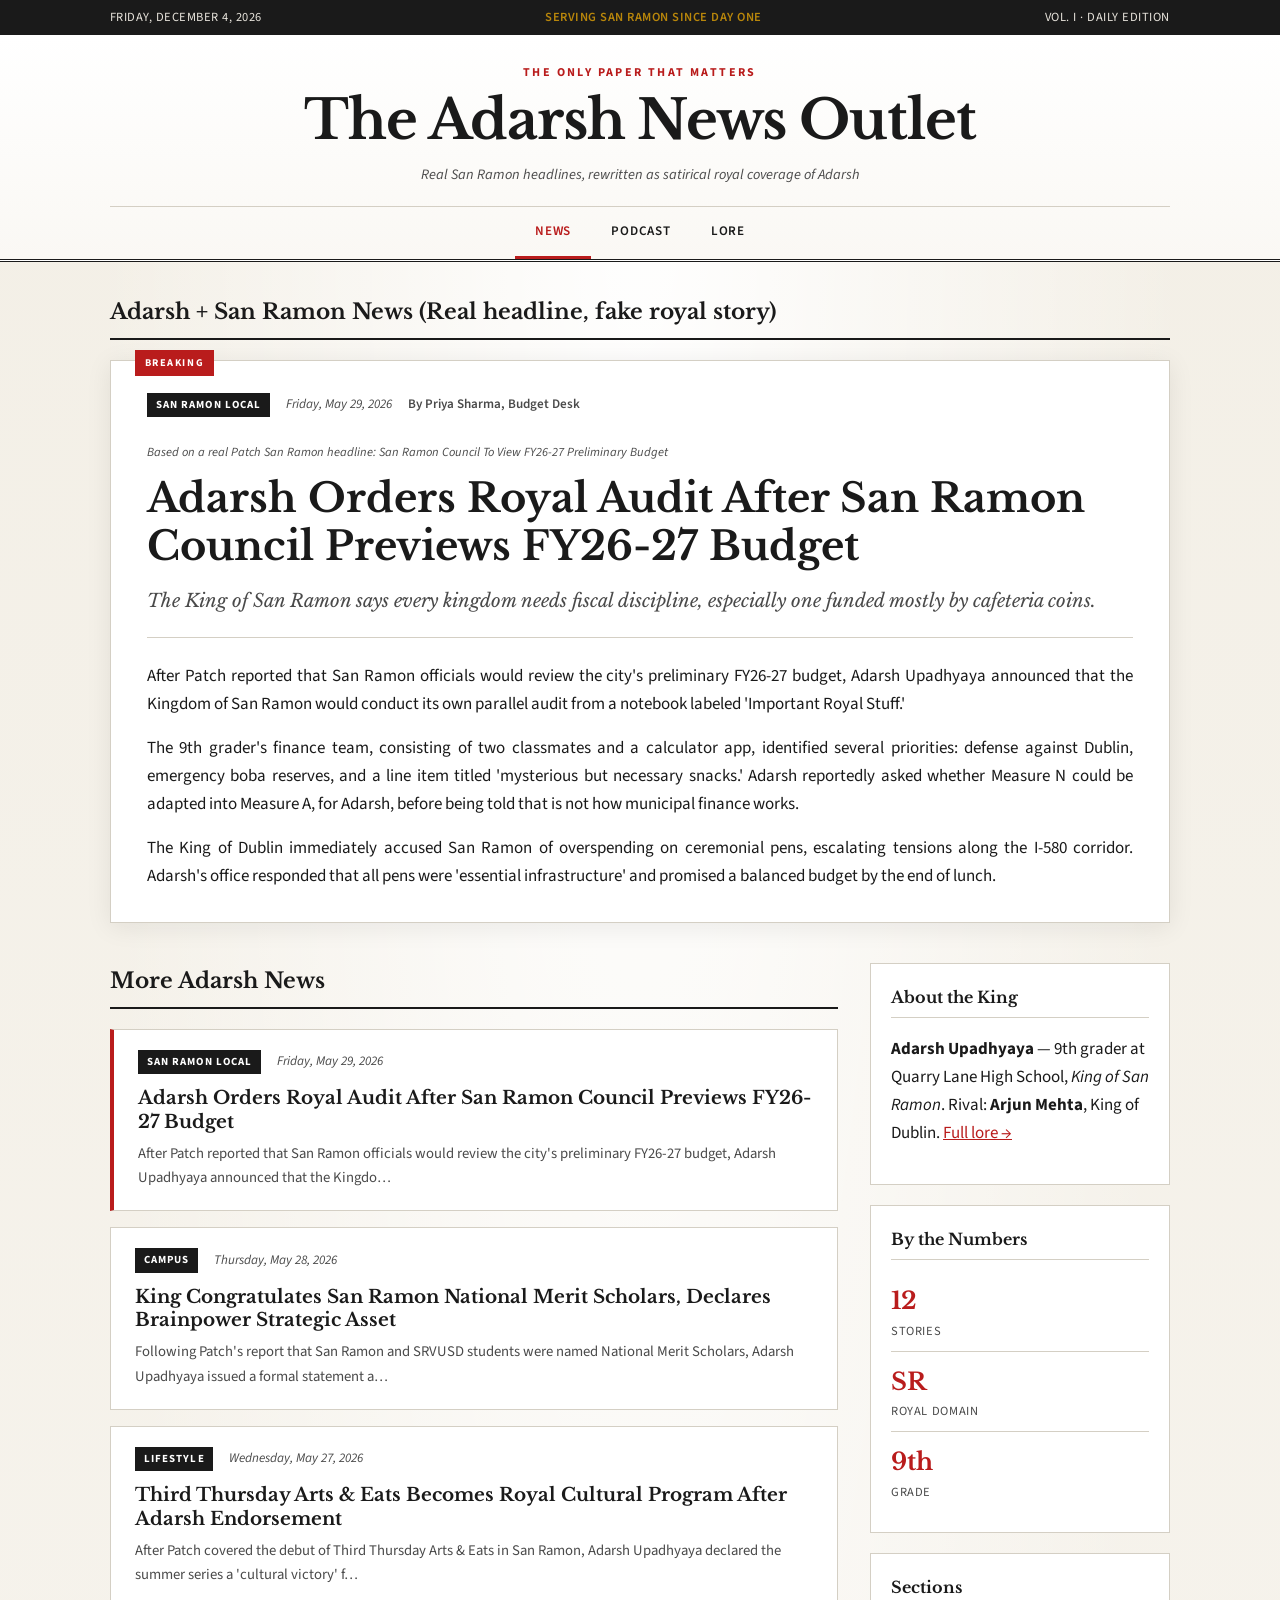
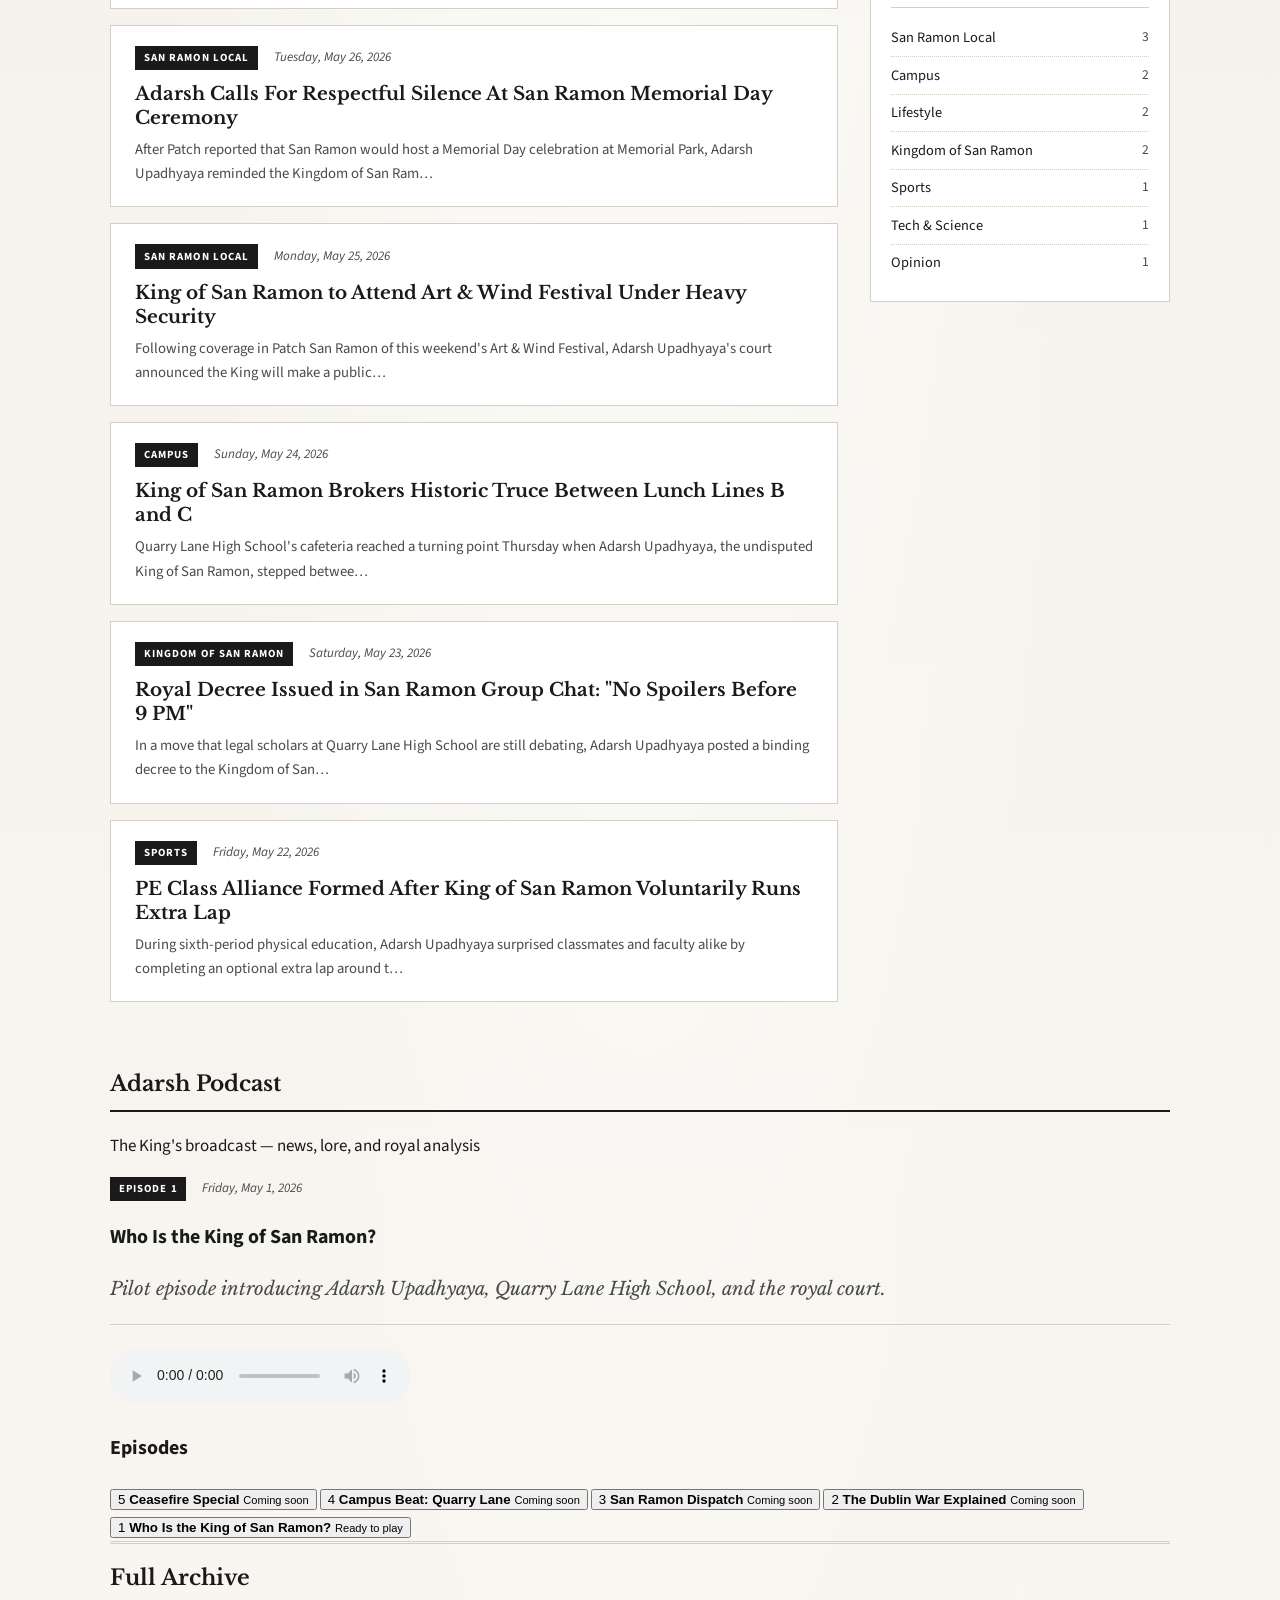
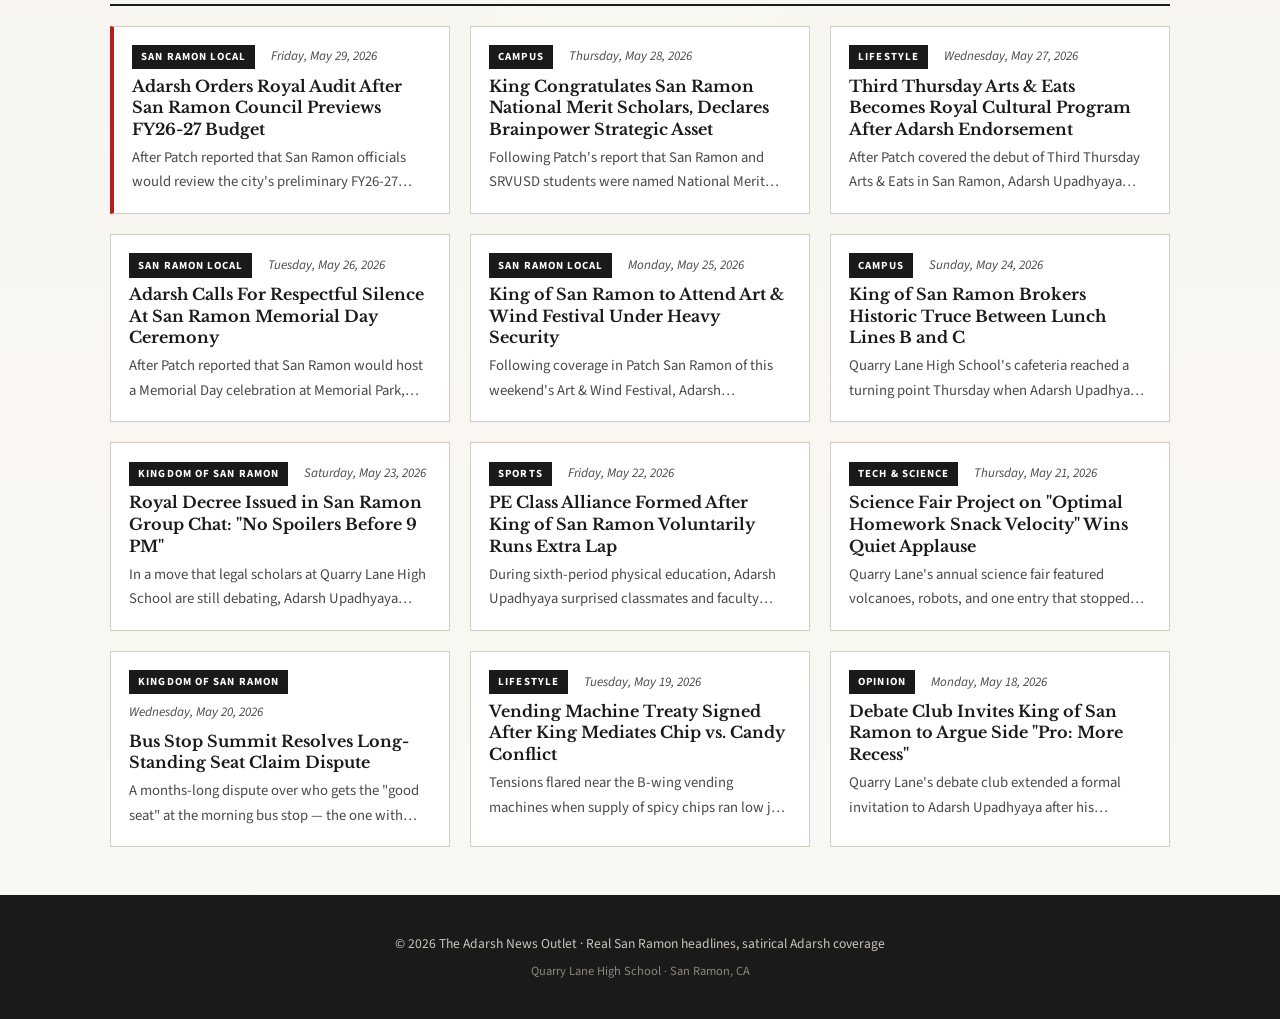
<file: index.html>
<!DOCTYPE html>
<html lang="en">
<head>
  <meta charset="UTF-8">
  <meta name="viewport" content="width=device-width, initial-scale=1.0">
  <title>The Adarsh News Outlet — The King of San Ramon</title>
  <meta name="description" content="San Ramon local news plus satirical coverage of Adarsh Upadhyaya, King of San Ramon.">
  <link rel="preconnect" href="https://fonts.googleapis.com">
  <link rel="preconnect" href="https://fonts.gstatic.com" crossorigin>
  <link href="https://fonts.googleapis.com/css2?family=Libre+Baskerville:ital,wght@0,400;0,700;1,400&family=Source+Sans+3:wght@400;600;700&display=swap" rel="stylesheet">
  <link rel="stylesheet" href="css/style.css">
  <link rel="icon" href="data:image/svg+xml,<svg xmlns='http://www.w3.org/2000/svg' viewBox='0 0 100 100'><text y='.9em' font-size='90'>👑</text></svg>">
</head>
<body data-page="home">
  <div class="top-bar">
    <div class="container top-bar-inner">
      <span class="date-display" id="today-date"></span>
      <span class="tagline">Serving San Ramon Since Day One</span>
      <span class="edition">Vol. I · Daily Edition</span>
    </div>
  </div>

  <header class="site-header">
    <div class="container">
      <div class="masthead">
        <p class="masthead-kicker">The Only Paper That Matters</p>
        <h1 class="site-title">The Adarsh News Outlet</h1>
        <p class="site-subtitle">Real San Ramon headlines, rewritten as satirical royal coverage of Adarsh</p>
      </div>
      <nav class="main-nav" aria-label="Main navigation">
        <a href="index.html" class="nav-link" data-nav="home">News</a>
        <a href="index.html#podcast" class="nav-link" data-nav="podcast">Podcast</a>
        <a href="lore.html" class="nav-link" data-nav="lore">Lore</a>
      </nav>
    </div>
  </header>

  <main class="container">
    <section id="featured" class="featured-section">
      <h2 class="section-title">Adarsh + San Ramon News <span class="section-sub">(Real headline, fake royal story)</span></h2>
      <article class="featured-article" id="featured-article">
        <div class="loading">Loading today's headline…</div>
      </article>
    </section>

    <div class="content-grid">
      <section id="latest" class="latest-section">
        <h2 class="section-title">More Adarsh News</h2>
        <div class="story-list" id="story-list"></div>
      </section>

      <aside class="sidebar">
        <div class="sidebar-box about-preview" id="about">
          <h3>About the King</h3>
          <p><strong>Adarsh Upadhyaya</strong> — 9th grader at Quarry Lane High School, <em>King of San Ramon</em>. Rival: <strong>Arjun Mehta</strong>, King of Dublin. <a href="lore.html">Full lore →</a></p>
        </div>
        <div class="sidebar-box stats-box">
          <h3>By the Numbers</h3>
          <ul class="stats-list">
            <li><span class="stat-num" id="story-count">—</span><span class="stat-label">Stories</span></li>
            <li><span class="stat-num">SR</span><span class="stat-label">Royal Domain</span></li>
            <li><span class="stat-num">9th</span><span class="stat-label">Grade</span></li>
          </ul>
        </div>
        <div class="sidebar-box categories-box">
          <h3>Sections</h3>
          <ul class="category-list" id="category-list"></ul>
        </div>
      </aside>
    </div>

    <section id="podcast" class="podcast-section">
      <h2 class="section-title">Adarsh Podcast</h2>
      <p class="section-note podcast-tagline" id="podcast-tagline">The King's broadcast, based on the same Adarsh news universe</p>
      <div class="podcast-layout">
        <div id="podcast-featured" class="podcast-featured">
          <div class="loading">Loading podcast…</div>
        </div>
        <div class="podcast-sidebar">
          <h3 class="podcast-list-heading">Episodes</h3>
          <div id="podcast-list" class="podcast-list"></div>
        </div>
      </div>
    </section>

    <section id="archive" class="archive-section">
      <h2 class="section-title">Full Archive</h2>
      <div class="archive-grid" id="archive-grid"></div>
    </section>
  </main>

  <footer class="site-footer">
    <div class="container footer-inner">
      <p>&copy; <span id="year"></span> The Adarsh News Outlet · Real San Ramon headlines, satirical Adarsh coverage</p>
      <p class="footer-note">Quarry Lane High School · San Ramon, CA</p>
    </div>
  </footer>

  <script src="js/site.js"></script>
  <script src="js/app.js"></script>
</body>
</html>
</file>
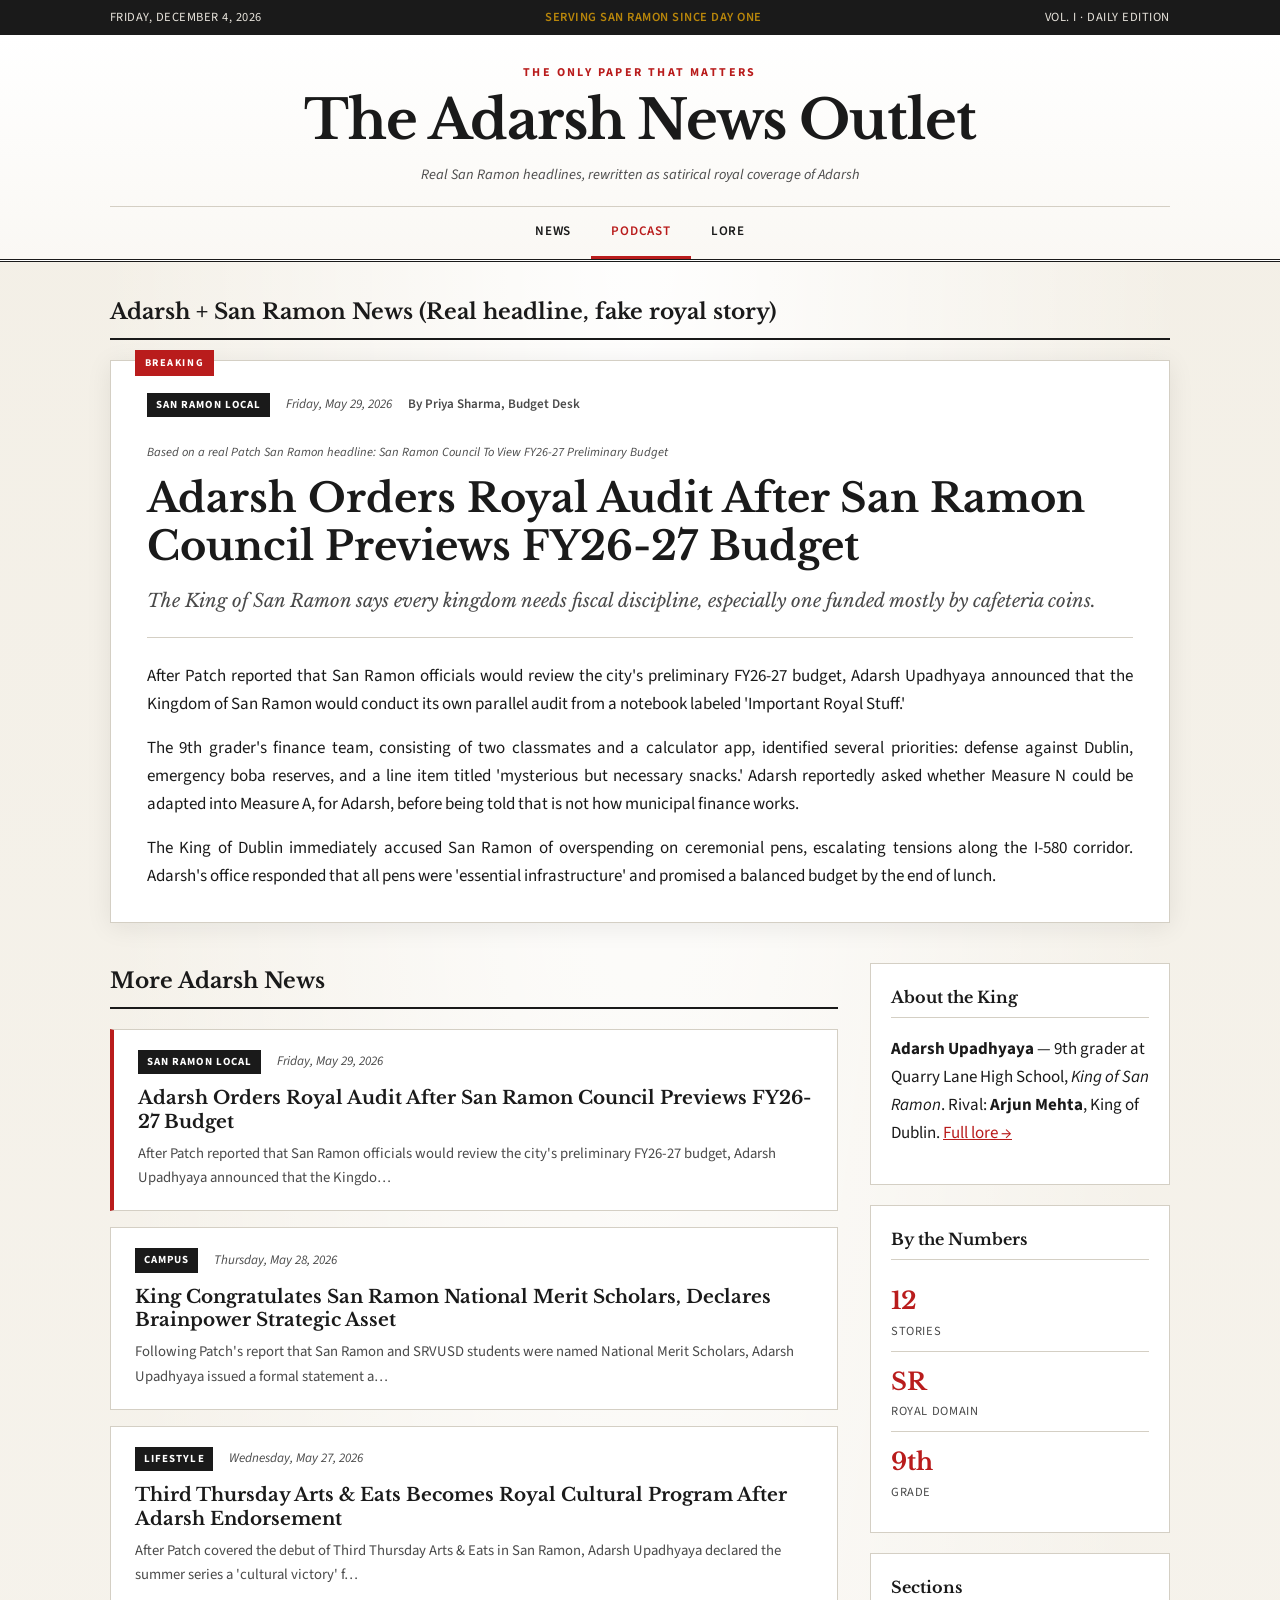
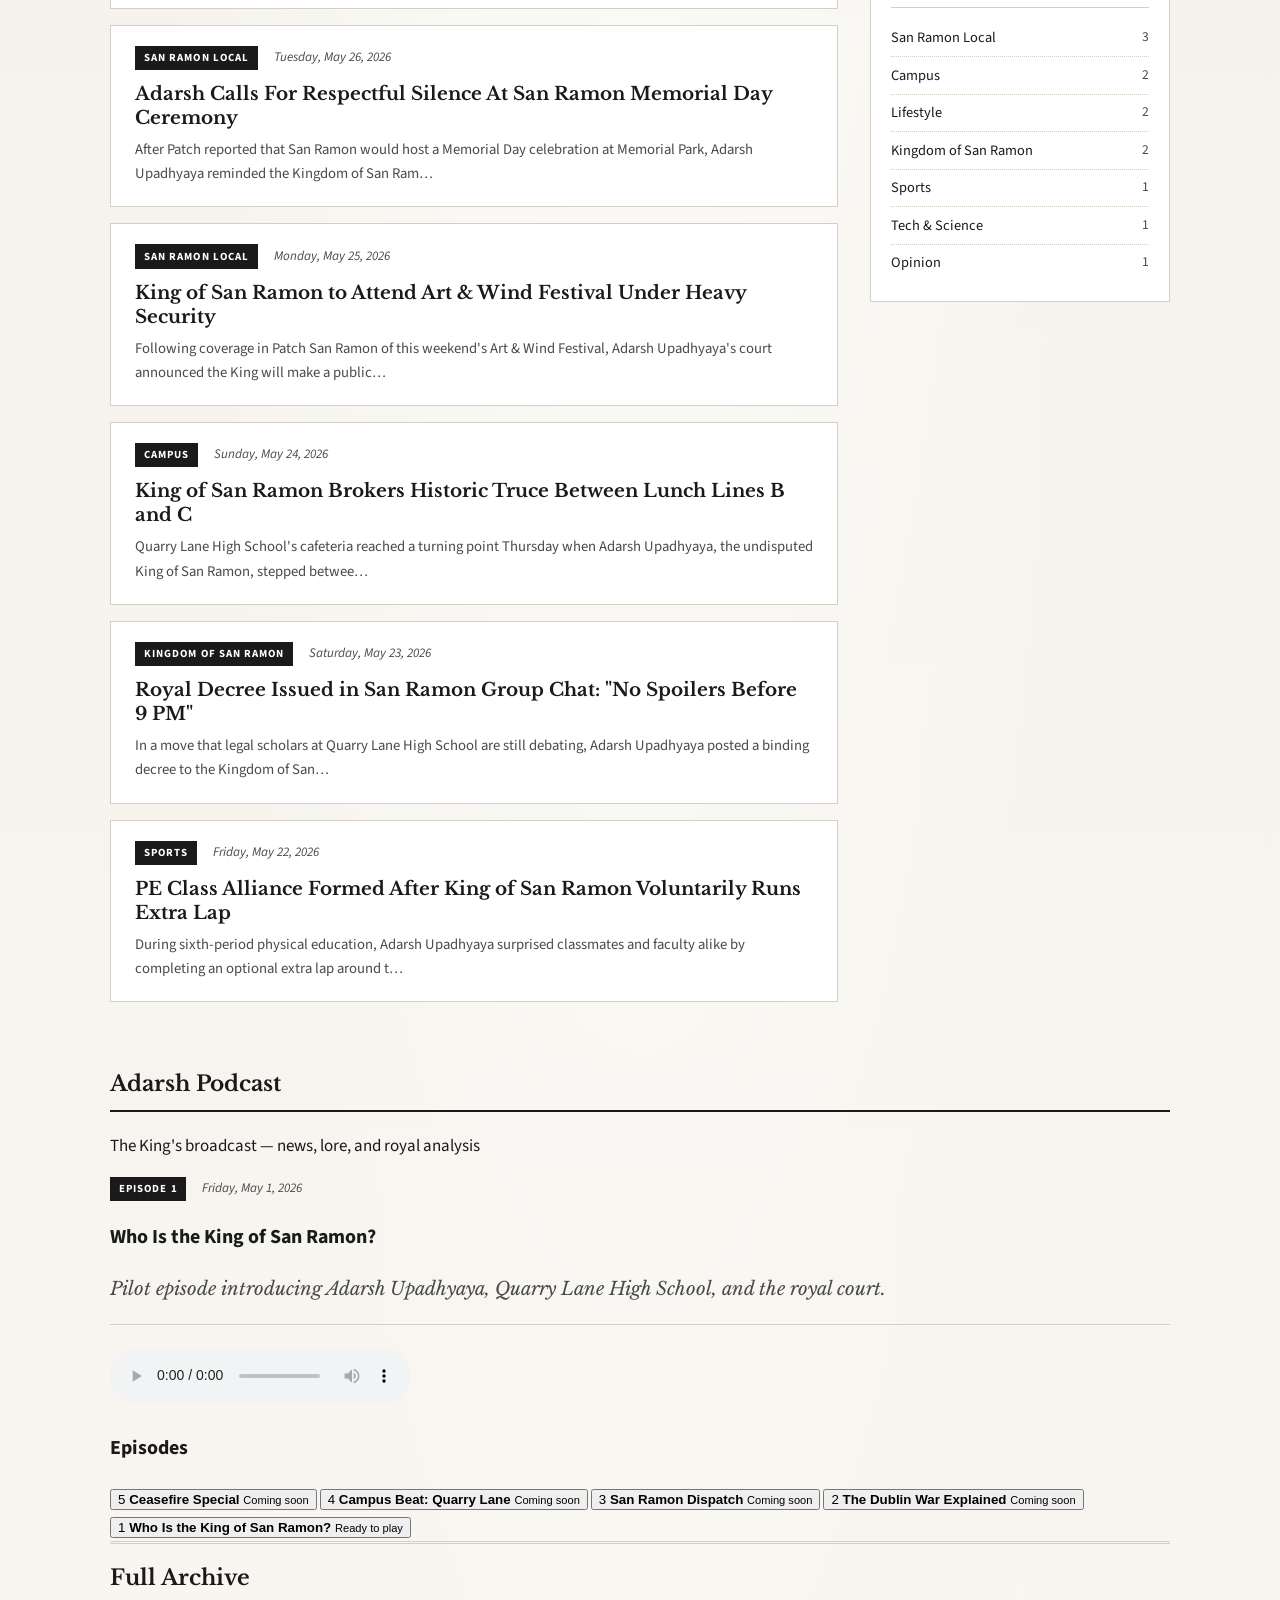
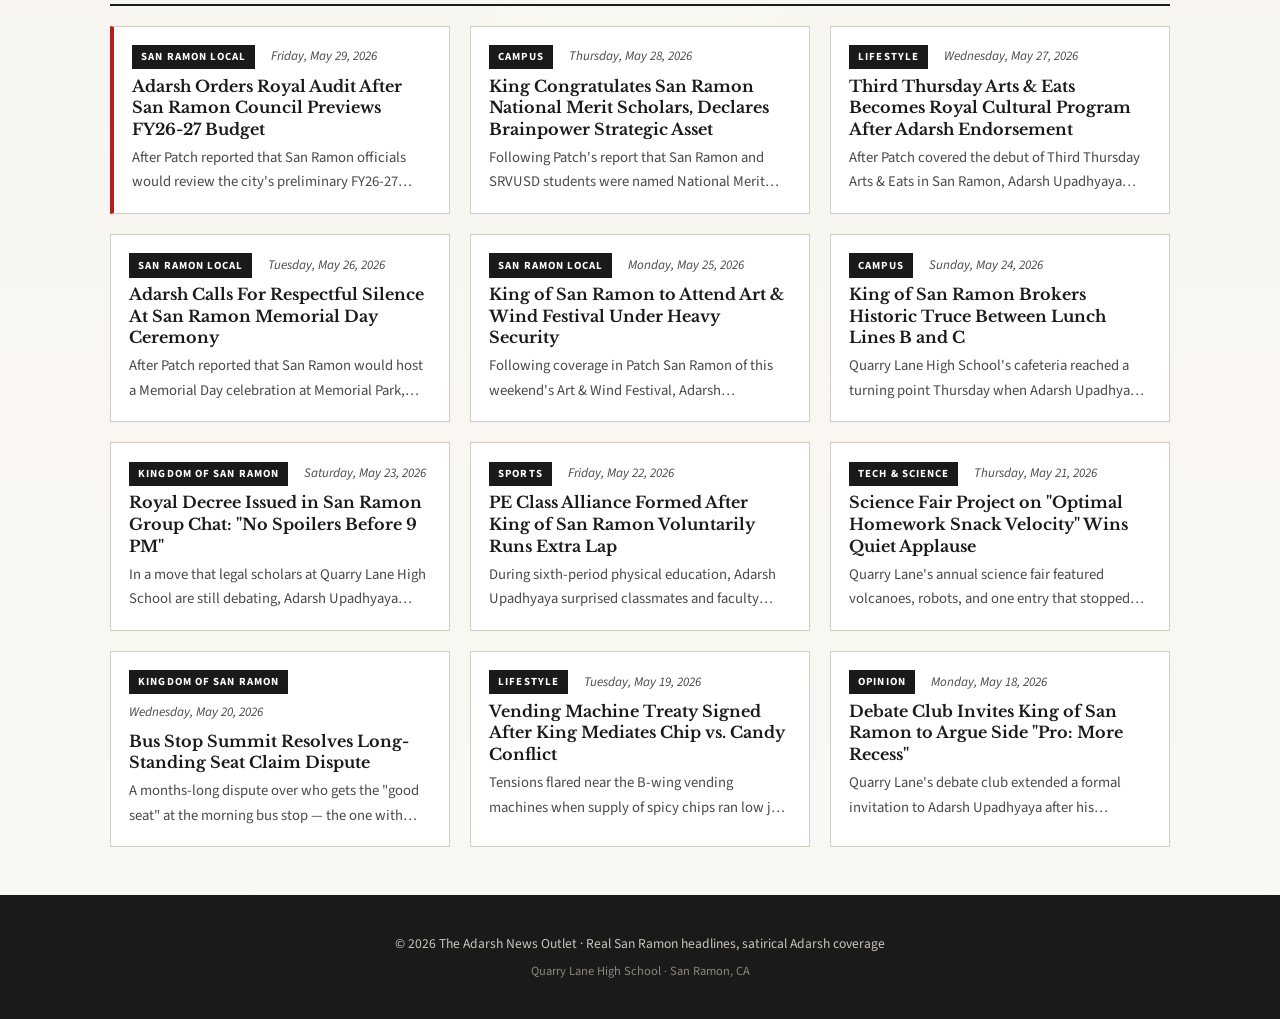
<file: adarsh.html>
<!DOCTYPE html>
<html lang="en">
<head>
  <meta charset="UTF-8">
  <meta http-equiv="refresh" content="0; url=index.html#podcast">
  <title>Redirecting…</title>
  <script>window.location.replace('index.html#podcast');</script>
</head>
<body>
  <p><a href="index.html#podcast">Go to Adarsh Podcast</a></p>
</body>
</html>
</file>
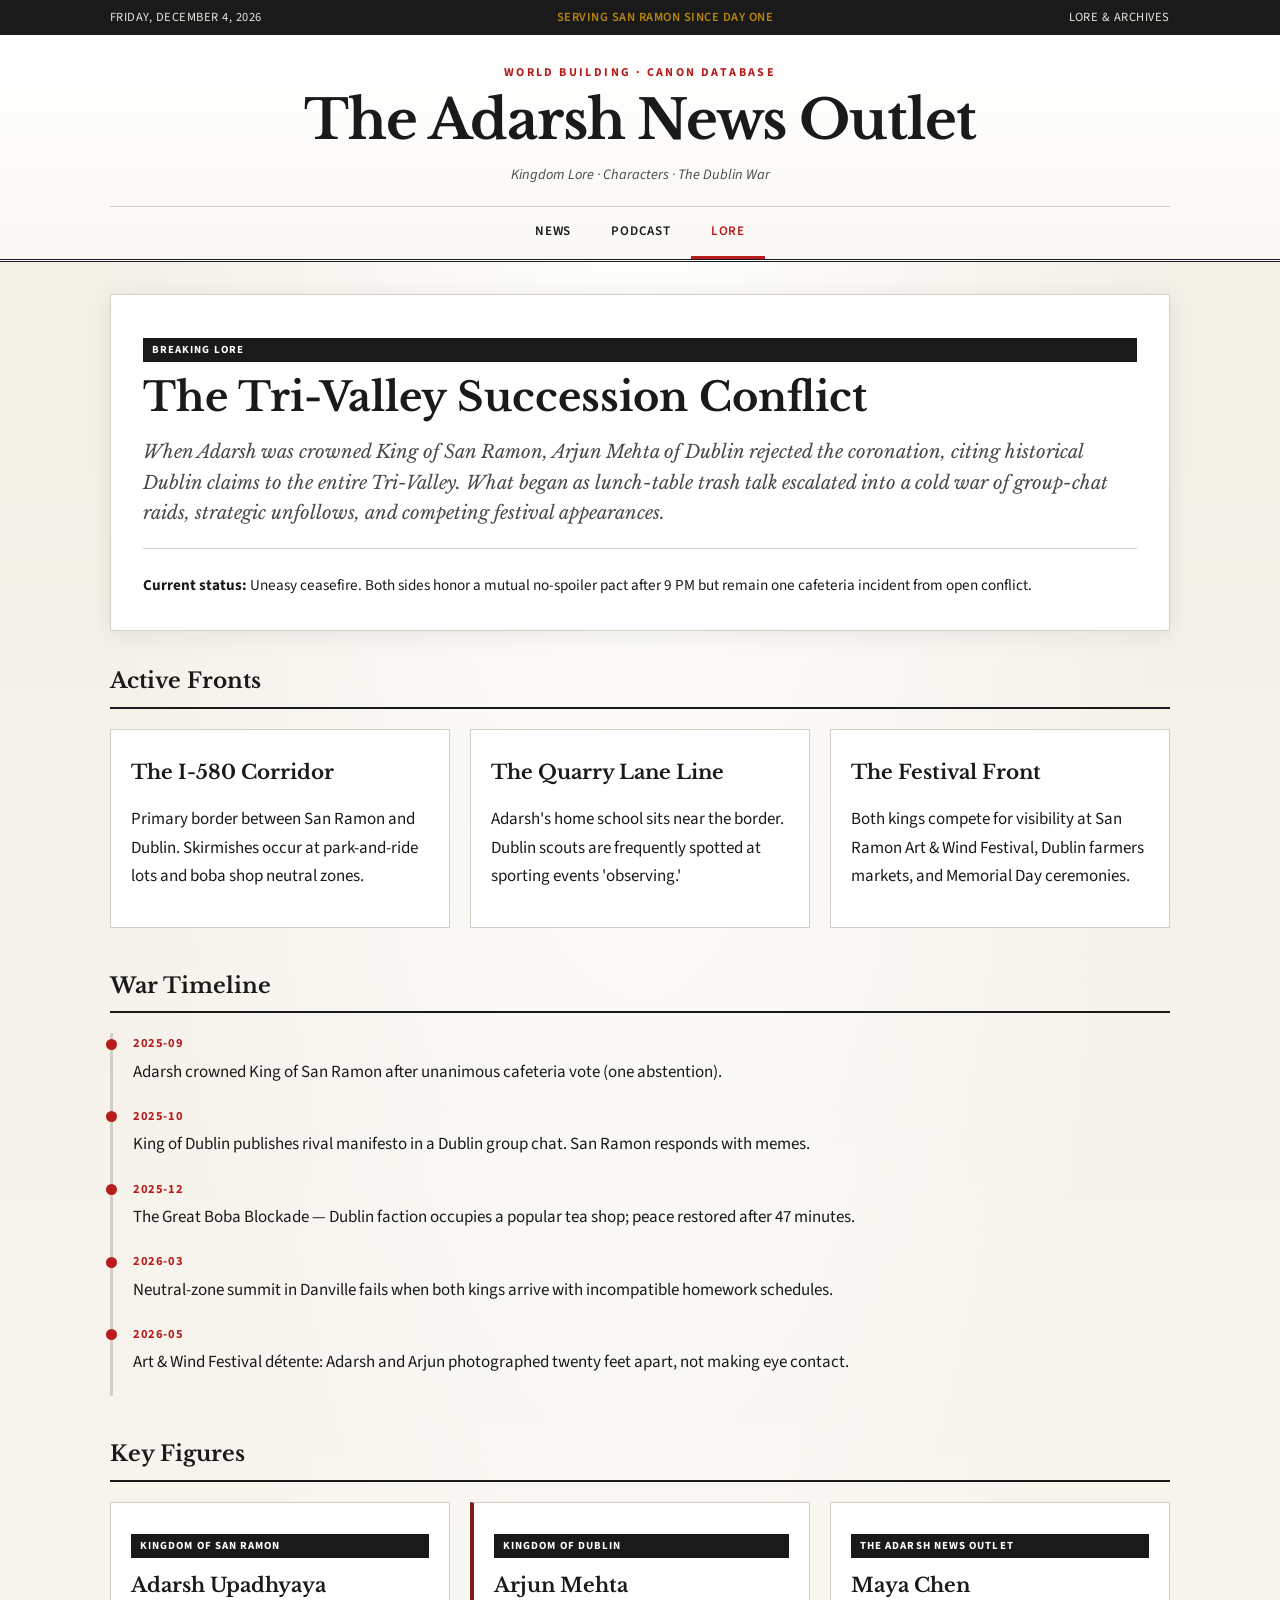
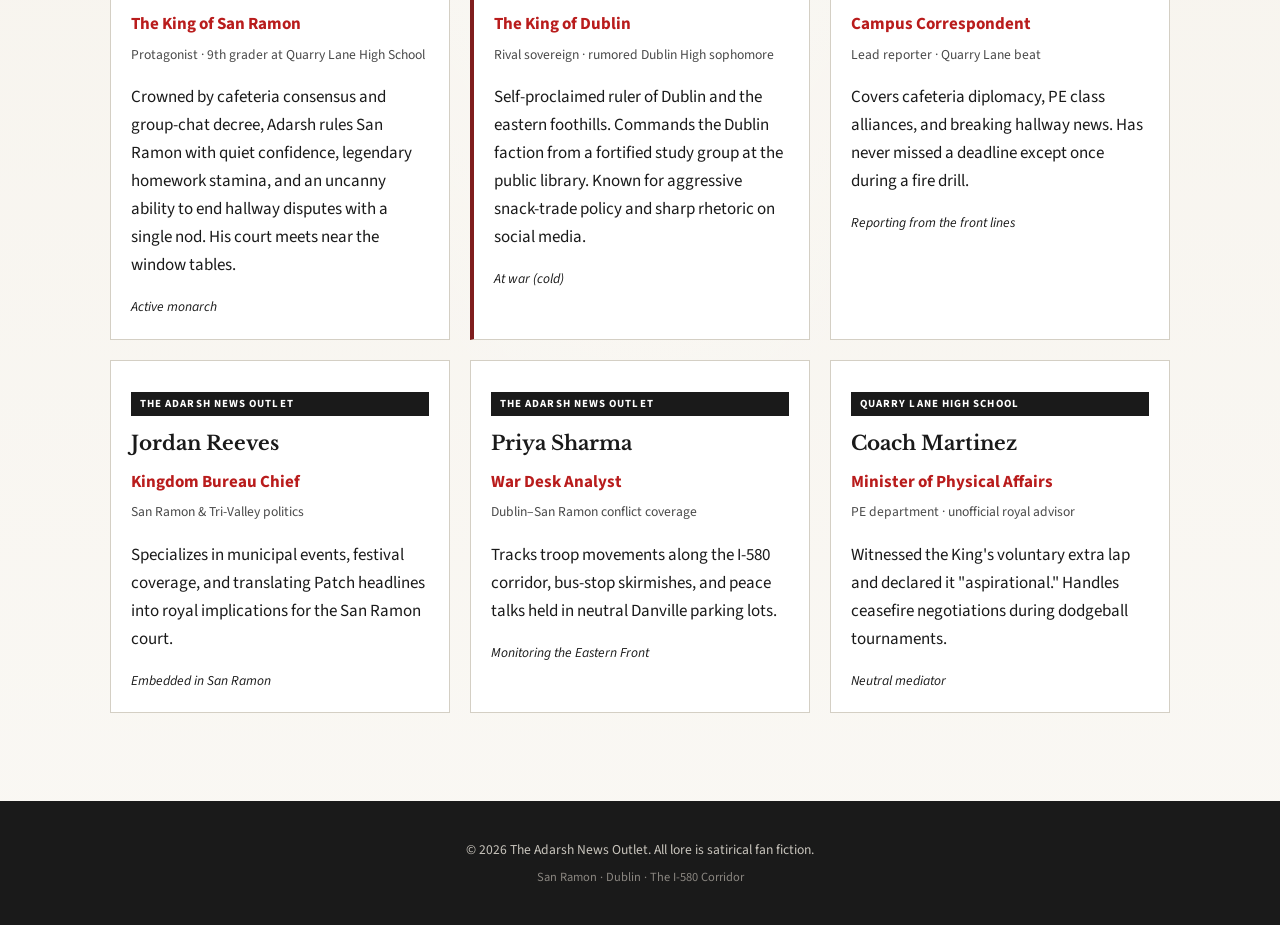
<file: lore.html>
<!DOCTYPE html>
<html lang="en">
<head>
  <meta charset="UTF-8">
  <meta name="viewport" content="width=device-width, initial-scale=1.0">
  <title>Lore — The Adarsh News Outlet</title>
  <meta name="description" content="The complete lore of the Kingdom of San Ramon, the King of Dublin, and the I-580 War.">
  <link rel="preconnect" href="https://fonts.googleapis.com">
  <link rel="preconnect" href="https://fonts.gstatic.com" crossorigin>
  <link href="https://fonts.googleapis.com/css2?family=Libre+Baskerville:ital,wght@0,400;0,700;1,400&family=Source+Sans+3:wght@400;600;700&display=swap" rel="stylesheet">
  <link rel="stylesheet" href="css/style.css">
  <link rel="icon" href="data:image/svg+xml,<svg xmlns='http://www.w3.org/2000/svg' viewBox='0 0 100 100'><text y='.9em' font-size='90'>👑</text></svg>">
</head>
<body data-page="lore">
  <div class="top-bar">
    <div class="container top-bar-inner">
      <span class="date-display" id="today-date"></span>
      <span class="tagline">Serving San Ramon Since Day One</span>
      <span class="edition">Lore &amp; Archives</span>
    </div>
  </div>

  <header class="site-header">
    <div class="container">
      <div class="masthead">
        <p class="masthead-kicker">World Building · Canon Database</p>
        <h1 class="site-title">The Adarsh News Outlet</h1>
        <p class="site-subtitle">Kingdom Lore · Characters · The Dublin War</p>
      </div>
      <nav class="main-nav" aria-label="Main navigation">
        <a href="index.html" class="nav-link" data-nav="home">News</a>
        <a href="index.html#podcast" class="nav-link" data-nav="podcast">Podcast</a>
        <a href="lore.html" class="nav-link" data-nav="lore">Lore</a>
      </nav>
    </div>
  </header>

  <main class="container lore-page">
    <section class="lore-hero" id="war">
      <p class="story-category">Breaking Lore</p>
      <h2 class="featured-headline" id="war-name">Loading conflict data…</h2>
      <p class="featured-dek" id="war-summary"></p>
      <p class="lore-status"><strong>Current status:</strong> <span id="war-status"></span></p>
    </section>

    <section class="lore-section">
      <h2 class="section-title">Active Fronts</h2>
      <div class="lore-grid" id="war-fronts"></div>
    </section>

    <section class="lore-section">
      <h2 class="section-title">War Timeline</h2>
      <ol class="timeline" id="war-timeline"></ol>
    </section>

    <section class="lore-section">
      <h2 class="section-title">Key Figures</h2>
      <div class="character-grid" id="characters"></div>
    </section>
  </main>

  <footer class="site-footer">
    <div class="container footer-inner">
      <p>&copy; <span id="year"></span> The Adarsh News Outlet. All lore is satirical fan fiction.</p>
      <p class="footer-note">San Ramon · Dublin · The I-580 Corridor</p>
    </div>
  </footer>

  <script src="js/site.js"></script>
  <script src="js/lore.js"></script>
</body>
</html>
</file>
<file: css/style.css>
/* The Adarsh News Outlet — newspaper styling */

:root {
  --ink: #1a1a1a;
  --ink-muted: #4a4a4a;
  --paper: #faf8f4;
  --paper-warm: #f3efe6;
  --accent: #b91c1c;
  --accent-dark: #7f1d1d;
  --gold: #b8860b;
  --border: #d4cfc4;
  --shadow: rgba(26, 26, 26, 0.08);
  --font-serif: "Libre Baskerville", Georgia, "Times New Roman", serif;
  --font-sans: "Source Sans 3", system-ui, sans-serif;
  --max-width: 1100px;
}

*,
*::before,
*::after {
  box-sizing: border-box;
}

html {
  scroll-behavior: smooth;
}

body {
  margin: 0;
  font-family: var(--font-sans);
  font-size: 17px;
  line-height: 1.65;
  color: var(--ink);
  background: var(--paper);
  background-image:
    radial-gradient(ellipse at top, #fff 0%, transparent 60%),
    linear-gradient(180deg, var(--paper-warm) 0%, var(--paper) 100%);
  min-height: 100vh;
}

.container {
  max-width: var(--max-width);
  margin: 0 auto;
  padding: 0 1.25rem;
}

.sr-only {
  position: absolute;
  width: 1px;
  height: 1px;
  padding: 0;
  margin: -1px;
  overflow: hidden;
  clip: rect(0, 0, 0, 0);
  white-space: nowrap;
  border: 0;
}

/* Top bar */
.top-bar {
  background: var(--ink);
  color: #e8e4dc;
  font-size: 0.78rem;
  letter-spacing: 0.04em;
  text-transform: uppercase;
}

.top-bar-inner {
  display: flex;
  justify-content: space-between;
  align-items: center;
  padding: 0.45rem 1.25rem;
  gap: 1rem;
  flex-wrap: wrap;
}

.tagline {
  color: var(--gold);
  font-weight: 600;
}

/* Header / masthead */
.site-header {
  border-bottom: 3px double var(--ink);
  padding: 1.75rem 0 0;
  margin-bottom: 2rem;
  background: linear-gradient(to bottom, #fff 0%, var(--paper) 100%);
}

.masthead {
  text-align: center;
  padding-bottom: 1.25rem;
  border-bottom: 1px solid var(--border);
}

.masthead-kicker {
  font-family: var(--font-sans);
  font-size: 0.75rem;
  letter-spacing: 0.2em;
  text-transform: uppercase;
  color: var(--accent);
  margin: 0 0 0.5rem;
  font-weight: 700;
}

.site-title {
  font-family: var(--font-serif);
  font-size: clamp(2rem, 6vw, 3.4rem);
  font-weight: 700;
  margin: 0;
  line-height: 1.1;
  letter-spacing: -0.02em;
}

.site-subtitle {
  font-family: var(--font-sans);
  font-size: 0.9rem;
  color: var(--ink-muted);
  margin: 0.75rem 0 0;
  font-style: italic;
}

.main-nav {
  display: flex;
  justify-content: center;
  gap: 0;
  flex-wrap: wrap;
  margin-top: 0;
}

.nav-link {
  font-family: var(--font-sans);
  font-size: 0.82rem;
  font-weight: 600;
  letter-spacing: 0.06em;
  text-transform: uppercase;
  color: var(--ink);
  text-decoration: none;
  padding: 0.85rem 1.25rem;
  border-bottom: 3px solid transparent;
  transition: color 0.15s, border-color 0.15s;
}

.nav-link:hover,
.nav-link.active {
  color: var(--accent);
  border-bottom-color: var(--accent);
}

/* Featured article */
.featured-section {
  margin-bottom: 2.5rem;
}

.featured-article {
  background: #fff;
  border: 1px solid var(--border);
  box-shadow: 0 4px 24px var(--shadow);
  padding: 2rem 2.25rem;
  position: relative;
}

.featured-article::before {
  content: "BREAKING";
  position: absolute;
  top: -0.65rem;
  left: 1.5rem;
  background: var(--accent);
  color: #fff;
  font-size: 0.65rem;
  font-weight: 700;
  letter-spacing: 0.15em;
  padding: 0.25rem 0.6rem;
}

.story-meta {
  display: flex;
  flex-wrap: wrap;
  gap: 0.5rem 1rem;
  align-items: center;
  margin-bottom: 0.75rem;
  font-size: 0.82rem;
  color: var(--ink-muted);
}

.story-category {
  background: var(--ink);
  color: #fff;
  font-size: 0.68rem;
  font-weight: 700;
  letter-spacing: 0.1em;
  text-transform: uppercase;
  padding: 0.2rem 0.55rem;
}

.story-date {
  font-style: italic;
}

.story-byline {
  font-weight: 600;
}

.featured-headline {
  font-family: var(--font-serif);
  font-size: clamp(1.6rem, 4vw, 2.5rem);
  font-weight: 700;
  line-height: 1.2;
  margin: 0 0 1rem;
}

.featured-dek {
  font-family: var(--font-serif);
  font-size: 1.15rem;
  font-style: italic;
  color: var(--ink-muted);
  margin: 0 0 1.5rem;
  padding-bottom: 1.25rem;
  border-bottom: 1px solid var(--border);
}

.story-body p {
  margin: 0 0 1rem;
  text-align: justify;
  hyphens: auto;
}

.story-body p:last-child {
  margin-bottom: 0;
}

.loading {
  text-align: center;
  color: var(--ink-muted);
  font-style: italic;
  padding: 2rem;
}

/* Content grid */
.content-grid {
  display: grid;
  grid-template-columns: 1fr 300px;
  gap: 2rem;
  margin-bottom: 3rem;
  align-items: start;
}

.section-title {
  font-family: var(--font-serif);
  font-size: 1.35rem;
  margin: 0 0 1.25rem;
  padding-bottom: 0.5rem;
  border-bottom: 2px solid var(--ink);
}

/* Story list */
.story-card {
  background: #fff;
  border: 1px solid var(--border);
  padding: 1.25rem 1.5rem;
  margin-bottom: 1rem;
  cursor: pointer;
  transition: box-shadow 0.15s, transform 0.15s;
}

.story-card:hover {
  box-shadow: 0 3px 16px var(--shadow);
  transform: translateY(-1px);
}

.story-card.active {
  border-left: 4px solid var(--accent);
}

.story-card-headline {
  font-family: var(--font-serif);
  font-size: 1.15rem;
  font-weight: 700;
  margin: 0.35rem 0 0.5rem;
  line-height: 1.3;
}

.story-card-excerpt {
  font-size: 0.92rem;
  color: var(--ink-muted);
  margin: 0;
  display: -webkit-box;
  -webkit-line-clamp: 2;
  -webkit-box-orient: vertical;
  overflow: hidden;
}

/* Sidebar */
.sidebar-box {
  background: #fff;
  border: 1px solid var(--border);
  padding: 1.25rem;
  margin-bottom: 1.25rem;
}

.sidebar-box h3 {
  font-family: var(--font-serif);
  font-size: 1rem;
  margin: 0 0 0.75rem;
  padding-bottom: 0.4rem;
  border-bottom: 1px solid var(--border);
}

.sidebar-note {
  font-size: 0.85rem;
  color: var(--ink-muted);
  font-style: italic;
  margin-bottom: 0 !important;
}

.stats-list {
  list-style: none;
  margin: 0;
  padding: 0;
}

.stats-list li {
  display: flex;
  flex-direction: column;
  padding: 0.6rem 0;
  border-bottom: 1px solid var(--border);
}

.stats-list li:last-child {
  border-bottom: none;
}

.stat-num {
  font-family: var(--font-serif);
  font-size: 1.5rem;
  font-weight: 700;
  color: var(--accent);
}

.stat-label {
  font-size: 0.78rem;
  text-transform: uppercase;
  letter-spacing: 0.05em;
  color: var(--ink-muted);
}

.category-list {
  list-style: none;
  margin: 0;
  padding: 0;
}

.category-list li {
  display: flex;
  justify-content: space-between;
  padding: 0.4rem 0;
  font-size: 0.9rem;
  border-bottom: 1px dotted var(--border);
}

.category-list li:last-child {
  border-bottom: none;
}

.category-count {
  color: var(--ink-muted);
  font-size: 0.85rem;
}

/* Archive */
.archive-section {
  padding-top: 1rem;
  border-top: 3px double var(--border);
  margin-bottom: 3rem;
}

.archive-grid {
  display: grid;
  grid-template-columns: repeat(auto-fill, minmax(280px, 1fr));
  gap: 1.25rem;
}

.archive-card {
  background: #fff;
  border: 1px solid var(--border);
  padding: 1.15rem;
  cursor: pointer;
  transition: box-shadow 0.15s;
}

.archive-card:hover {
  box-shadow: 0 3px 12px var(--shadow);
}

.archive-card h4 {
  font-family: var(--font-serif);
  font-size: 1rem;
  margin: 0.4rem 0 0.35rem;
  line-height: 1.35;
}

.archive-card .story-meta {
  margin-bottom: 0;
}

/* Footer */
.site-footer {
  background: var(--ink);
  color: #c8c4bc;
  padding: 2rem 0;
  font-size: 0.85rem;
  text-align: center;
}

.footer-inner p {
  margin: 0.35rem 0;
}

.footer-note {
  font-size: 0.78rem;
  color: #8a8680;
}

/* Responsive */
@media (max-width: 768px) {
  .content-grid {
    grid-template-columns: 1fr;
  }

  .sidebar {
    order: -1;
  }

  .featured-article {
    padding: 1.5rem;
  }

  .top-bar-inner {
    justify-content: center;
    text-align: center;
  }

  .edition {
    display: none;
  }
}

/* Patch badge & feed */
.patch-badge {
  display: inline-block;
  font-size: 0.78rem;
  color: var(--ink-muted);
  margin-bottom: 0.75rem;
  font-style: italic;
}

.patch-badge a {
  color: var(--accent);
}

.patch-feed {
  list-style: none;
  margin: 0.5rem 0 0;
  padding: 0;
}

.patch-feed li {
  padding: 0.45rem 0;
  border-bottom: 1px dotted var(--border);
  font-size: 0.88rem;
  line-height: 1.35;
}

.patch-feed li:last-child {
  border-bottom: none;
}

.patch-feed a {
  color: var(--ink);
  text-decoration: none;
}

.patch-feed a:hover {
  color: var(--accent);
}

.sidebar a {
  color: var(--accent);
}

/* Lore page */
.lore-page {
  padding-bottom: 3rem;
}

.lore-hero {
  background: #fff;
  border: 1px solid var(--border);
  padding: 2rem;
  margin-bottom: 2rem;
  box-shadow: 0 4px 24px var(--shadow);
}

.lore-status {
  margin: 1rem 0 0;
  font-size: 0.95rem;
}

.lore-section {
  margin-bottom: 2.5rem;
}

.lore-grid,
.character-grid {
  display: grid;
  grid-template-columns: repeat(auto-fill, minmax(260px, 1fr));
  gap: 1.25rem;
}

.lore-card,
.character-card {
  background: #fff;
  border: 1px solid var(--border);
  padding: 1.25rem;
}

.lore-card h3,
.character-card h3 {
  font-family: var(--font-serif);
  margin: 0.35rem 0 0.5rem;
}

.character-title {
  font-weight: 700;
  color: var(--accent);
  margin: 0 0 0.35rem;
}

.character-role {
  font-size: 0.85rem;
  color: var(--ink-muted);
  margin: 0 0 0.75rem;
}

.character-status {
  font-size: 0.85rem;
  margin: 0.75rem 0 0;
}

.character-card--rival {
  border-left: 4px solid var(--accent-dark);
}

.timeline {
  list-style: none;
  margin: 0;
  padding: 0;
  border-left: 3px solid var(--border);
}

.timeline-item {
  padding: 0 0 1.25rem 1.25rem;
  position: relative;
}

.timeline-item::before {
  content: "";
  position: absolute;
  left: -7px;
  top: 0.35rem;
  width: 11px;
  height: 11px;
  background: var(--accent);
  border-radius: 50%;
}

.timeline-date {
  display: block;
  font-size: 0.78rem;
  font-weight: 700;
  letter-spacing: 0.05em;
  text-transform: uppercase;
  color: var(--accent);
  margin-bottom: 0.25rem;
}

/* Content / video page */
.content-page {
  padding-bottom: 3rem;
}

.content-hero {
  margin-bottom: 2rem;
}

.featured-video-section {
  margin-bottom: 2.5rem;
}

.video-wrap {
  background: #000;
  border-radius: 2px;
  overflow: hidden;
  margin-bottom: 1rem;
}

.video-wrap video {
  width: 100%;
  display: block;
  max-height: 520px;
}

.video-feature {
  background: #fff;
  border: 1px solid var(--border);
  padding: 1.5rem;
  box-shadow: 0 4px 24px var(--shadow);
}

.video-placeholder {
  background: linear-gradient(135deg, #1a1a1a 0%, #3d3d3d 100%);
  aspect-ratio: 16 / 9;
  display: flex;
  align-items: center;
  justify-content: center;
  margin-bottom: 1rem;
}

.placeholder-label {
  color: #fff;
  font-family: var(--font-serif);
  font-size: 1.25rem;
  letter-spacing: 0.08em;
  text-transform: uppercase;
}

.video-meta {
  display: flex;
  gap: 1rem;
  flex-wrap: wrap;
  margin-bottom: 0.5rem;
}

.show-notes {
  font-size: 0.9rem;
  color: var(--ink-muted);
  font-style: italic;
  margin-top: 1rem;
}

.video-grid {
  display: grid;
  grid-template-columns: repeat(auto-fill, minmax(280px, 1fr));
  gap: 1.25rem;
}

.video-card {
  background: #fff;
  border: 1px solid var(--border);
  cursor: pointer;
  transition: box-shadow 0.15s, transform 0.15s;
  overflow: hidden;
}

.video-card:hover {
  box-shadow: 0 3px 16px var(--shadow);
  transform: translateY(-1px);
}

.video-card--active {
  border-color: var(--accent);
}

.video-thumb {
  aspect-ratio: 16 / 9;
  background: #222;
  display: flex;
  align-items: center;
  justify-content: center;
  color: #fff;
  font-size: 2rem;
.video-thumb video {
  width: 100%;
  height: 100%;
  object-fit: cover;
}

.video-thumb--pending {
  background: linear-gradient(135deg, #2a2a2a, #444);
}

.video-card-body {
  padding: 1rem 1.15rem 1.15rem;
}

.video-card-body h4 {
  font-family: var(--font-serif);
  margin: 0.35rem 0;
  font-size: 1rem;
  line-height: 1.3;
}

.footer-link {
  color: #8a8680;
}

.footer-link:hover {
  color: #fff;
}

.section-note {
  font-size: 0.92rem;
  color: var(--ink-muted);
  font-style: italic;
  margin: 0 0 1.25rem;
}

.section-sub {
  font-size: 0.85rem;
  font-weight: 400;
  color: var(--ink-muted);
  font-style: italic;
}

/* Adarsh broadcast page */
.adarsh-page {
  background: #0f1419;
  color: #e8e4dc;
  background-image: linear-gradient(180deg, #1a2332 0%, #0f1419 100%);
}

.adarsh-top {
  background: #0a0e14;
}

.adarsh-header {
  border-bottom-color: #333;
  background: linear-gradient(to bottom, #1a2332 0%, #0f1419 100%);
}

.adarsh-header .site-title,
.adarsh-header .site-subtitle,
.adarsh-header .masthead-kicker {
  color: #e8e4dc;
}

.adarsh-logo {
  font-size: clamp(2.5rem, 8vw, 4rem);
  letter-spacing: 0.08em;
}

.adarsh-main .section-title,
.adarsh-main .featured-headline {
  color: #f5f0e6;
}

.episode-feature {
  background: #1a2332;
  border: 1px solid #333;
  padding: 1.5rem;
  margin-bottom: 2rem;
}

.episode-pending {
  background: #252d3a;
  padding: 1rem;
  border-radius: 2px;
  font-size: 0.9rem;
}

.episode-script {
  margin: 1.25rem 0 0;
  padding: 1rem;
  border-left: 3px solid var(--gold);
  font-style: italic;
  color: #b8b4ac;
  font-size: 0.95rem;
}

.media-wrap audio,
.media-wrap video {
  width: 100%;
  margin: 1rem 0;
}

.adarsh-episode-list {
  display: flex;
  flex-direction: column;
  gap: 0.75rem;
}

.episode-row {
  display: grid;
  grid-template-columns: 3rem 1fr;
  gap: 1rem;
  background: #1a2332;
  border: 1px solid #333;
  padding: 1rem;
  cursor: pointer;
  transition: border-color 0.15s;
}

.episode-row:hover,
.episode-row--active {
  border-color: var(--gold);
}

.ep-num {
  font-family: var(--font-serif);
  font-size: 1.5rem;
  font-weight: 700;
  color: var(--gold);
}

.episode-row h4 {
  margin: 0 0 0.25rem;
  font-family: var(--font-serif);
  color: #f5f0e6;
}

.episode-row p {
  margin: 0;
  font-size: 0.88rem;
  color: #b8b4ac;
}

.ep-status {
  font-size: 0.75rem;
  text-transform: uppercase;
  letter-spacing: 0.06em;
  color: var(--gold);
}

.adarsh-about {
  margin-top: 2rem;
  padding-top: 2rem;
  border-top: 1px solid #333;
  color: #b8b4ac;
}

.adarsh-about a {
  color: var(--gold);
}

/* Podcast on main page */
.podcast-section {
  margin: 2.5rem 0;
  padding: 2rem 0;
  border-top: 3px double var(--border);
}

.podcast-tagline {
  margin-top: -0.5rem;
}

.podcast-layout {
  display: grid;
  grid-template-columns: 1fr 280px;
  gap: 1.5rem;
  align-items: start;
}

.podcast-featured {
  background: #fff;
  border: 1px solid var(--border);
  padding: 1.5rem;
  box-shadow: 0 4px 20px var(--shadow);
}

.podcast-ep-title {
  font-family: var(--font-serif);
  font-size: 1.35rem;
  margin: 0.5rem 0;
}

.podcast-player {
  width: 100%;
  margin: 1rem 0 0;
  display: block;
}

.podcast-list-heading {
  font-family: var(--font-serif);
  font-size: 1rem;
  margin: 0 0 0.75rem;
}

.podcast-list {
  display: flex;
  flex-direction: column;
  gap: 0.5rem;
}

.podcast-item {
  display: grid;
  grid-template-columns: 2.5rem 1fr;
  gap: 0.75rem;
  align-items: start;
  text-align: left;
  background: #fff;
  border: 1px solid var(--border);
  padding: 0.75rem;
  cursor: pointer;
  font: inherit;
  color: inherit;
  transition: border-color 0.15s;
}

.podcast-item:hover,
.podcast-item--active {
  border-color: var(--accent);
}

.podcast-item .ep-num {
  font-family: var(--font-serif);
  font-weight: 700;
  color: var(--accent);
  font-size: 1.25rem;
}

.podcast-item .ep-info {
  display: flex;
  flex-direction: column;
  gap: 0.15rem;
}

.podcast-item .ep-info strong {
  font-size: 0.92rem;
  line-height: 1.3;
}

.podcast-item .ep-info small {
  color: var(--ink-muted);
  font-size: 0.78rem;
}

.episode-pending {
  font-size: 0.9rem;
  color: var(--ink-muted);
  font-style: italic;
  margin: 1rem 0 0;
}

@media (max-width: 768px) {
  .podcast-layout {
    grid-template-columns: 1fr;
  }
}
</file>
